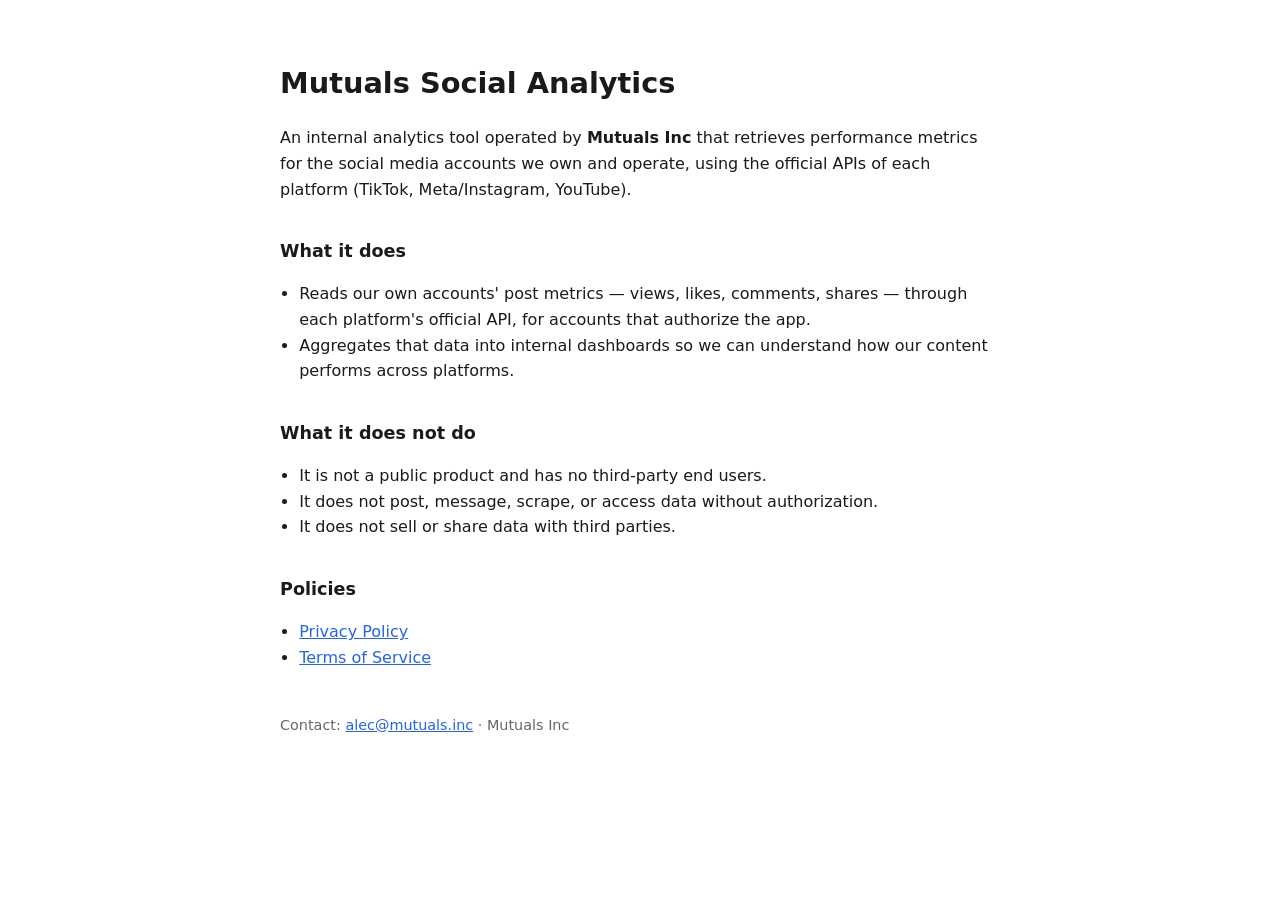
<file: index.html>
<!DOCTYPE html>
<html lang="en">
<head>
  <meta charset="utf-8" />
  <meta name="viewport" content="width=device-width, initial-scale=1" />
  <title>Mutuals Social Analytics</title>
  <style>
    body { font-family: -apple-system, system-ui, sans-serif; max-width: 720px; margin: 60px auto; padding: 0 20px; line-height: 1.6; color: #1a1a1a; }
    h1 { font-size: 1.8rem; } h2 { font-size: 1.1rem; margin-top: 2em; }
    a { color: #2563eb; } ul { padding-left: 1.2em; }
    footer { margin-top: 3em; color: #666; font-size: 0.9rem; }
  </style>
</head>
<body>
  <h1>Mutuals Social Analytics</h1>
  <p>An internal analytics tool operated by <strong>Mutuals Inc</strong> that retrieves
  performance metrics for the social media accounts we own and operate, using the
  official APIs of each platform (TikTok, Meta/Instagram, YouTube).</p>

  <h2>What it does</h2>
  <ul>
    <li>Reads our own accounts' post metrics — views, likes, comments, shares — through
        each platform's official API, for accounts that authorize the app.</li>
    <li>Aggregates that data into internal dashboards so we can understand how our
        content performs across platforms.</li>
  </ul>

  <h2>What it does not do</h2>
  <ul>
    <li>It is not a public product and has no third-party end users.</li>
    <li>It does not post, message, scrape, or access data without authorization.</li>
    <li>It does not sell or share data with third parties.</li>
  </ul>

  <h2>Policies</h2>
  <ul>
    <li><a href="./privacy-policy.html">Privacy Policy</a></li>
    <li><a href="./terms-of-service.html">Terms of Service</a></li>
  </ul>

  <footer>Contact: <a href="mailto:alec@mutuals.inc">alec@mutuals.inc</a> · Mutuals Inc</footer>
</body>
</html>
</file>
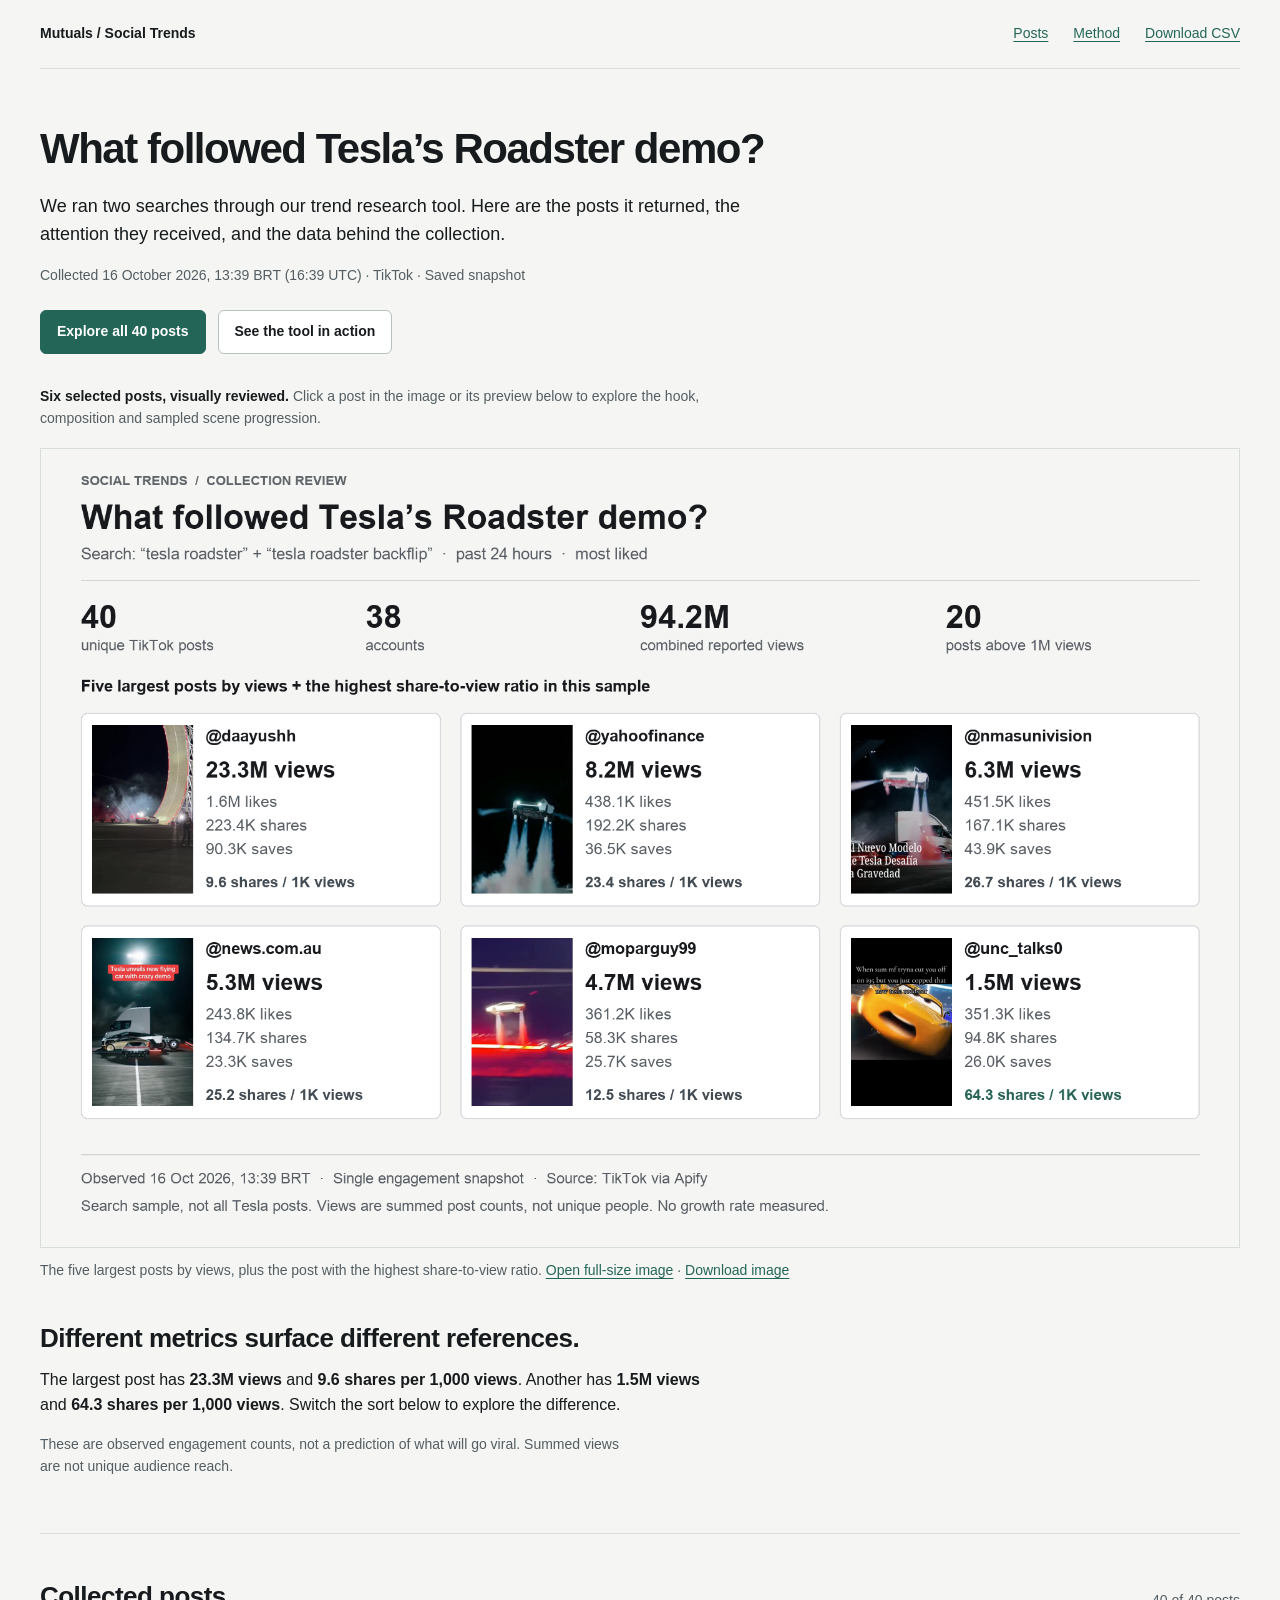
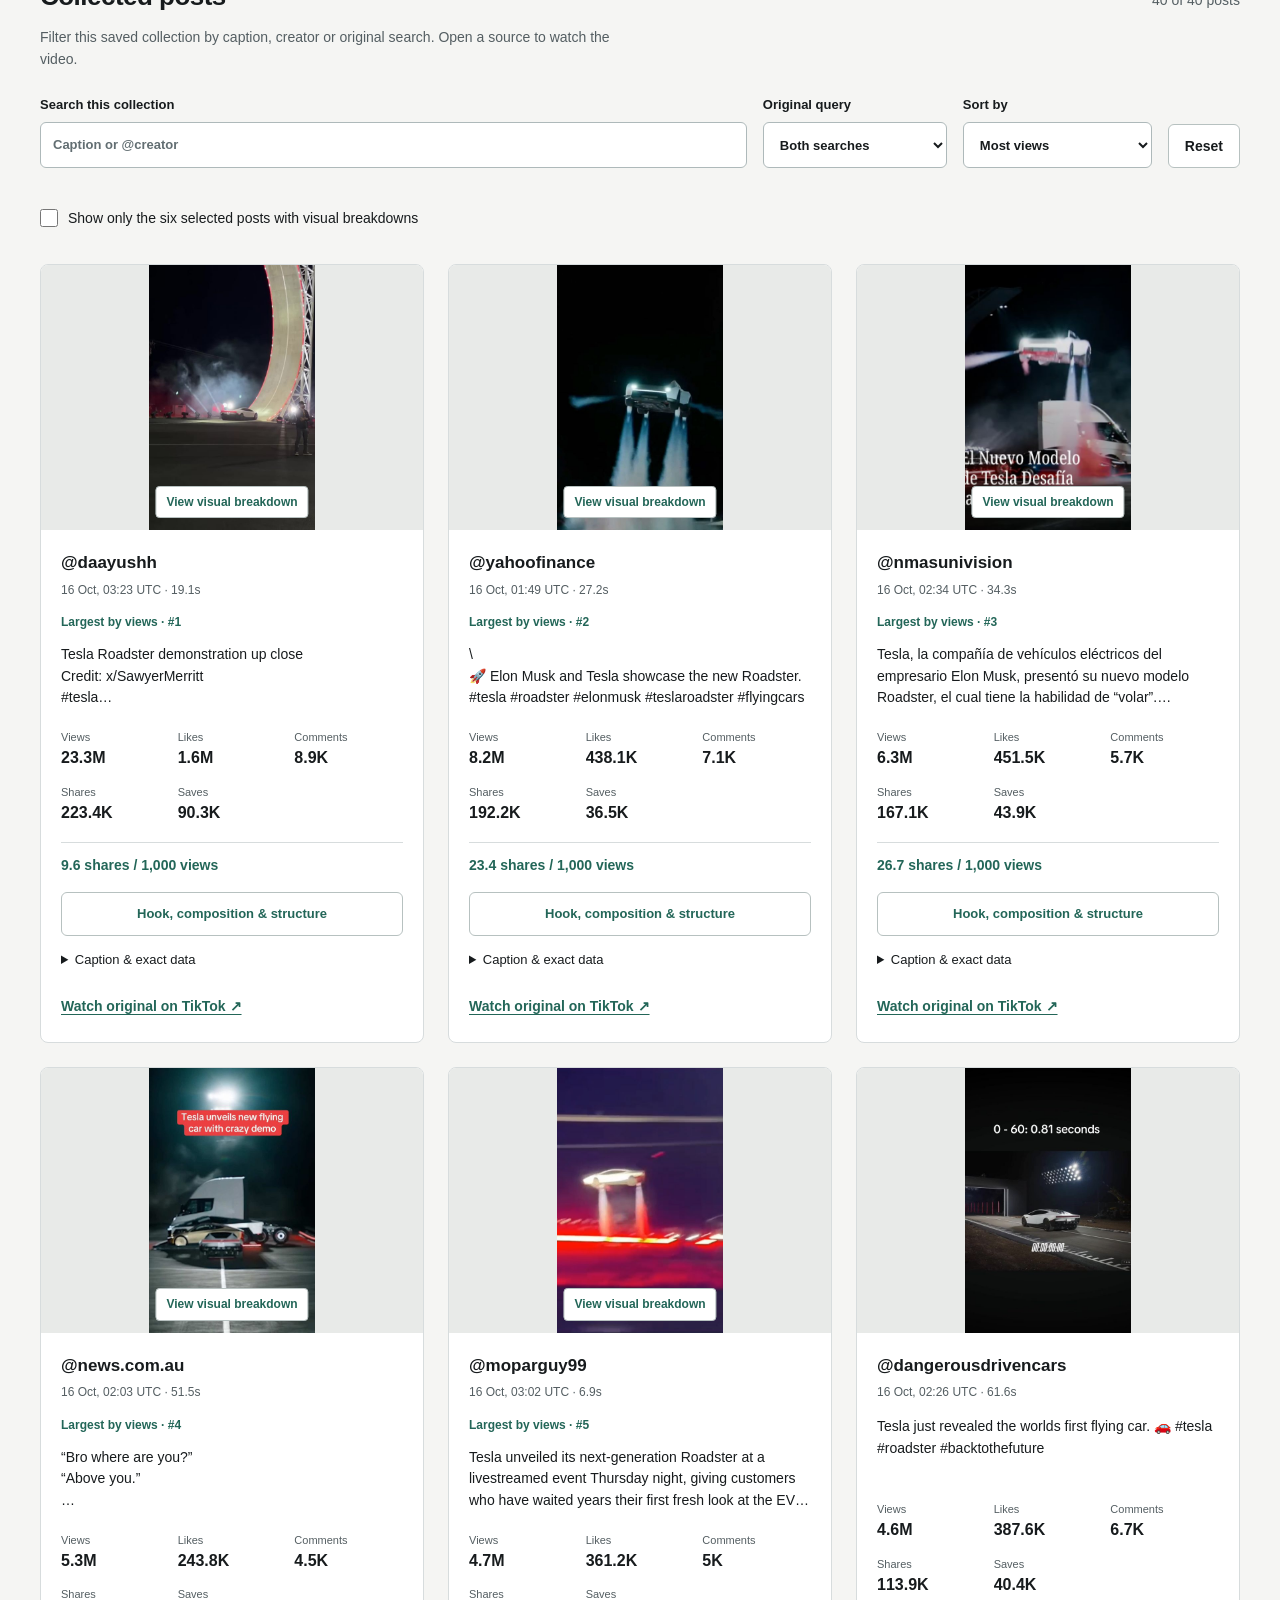
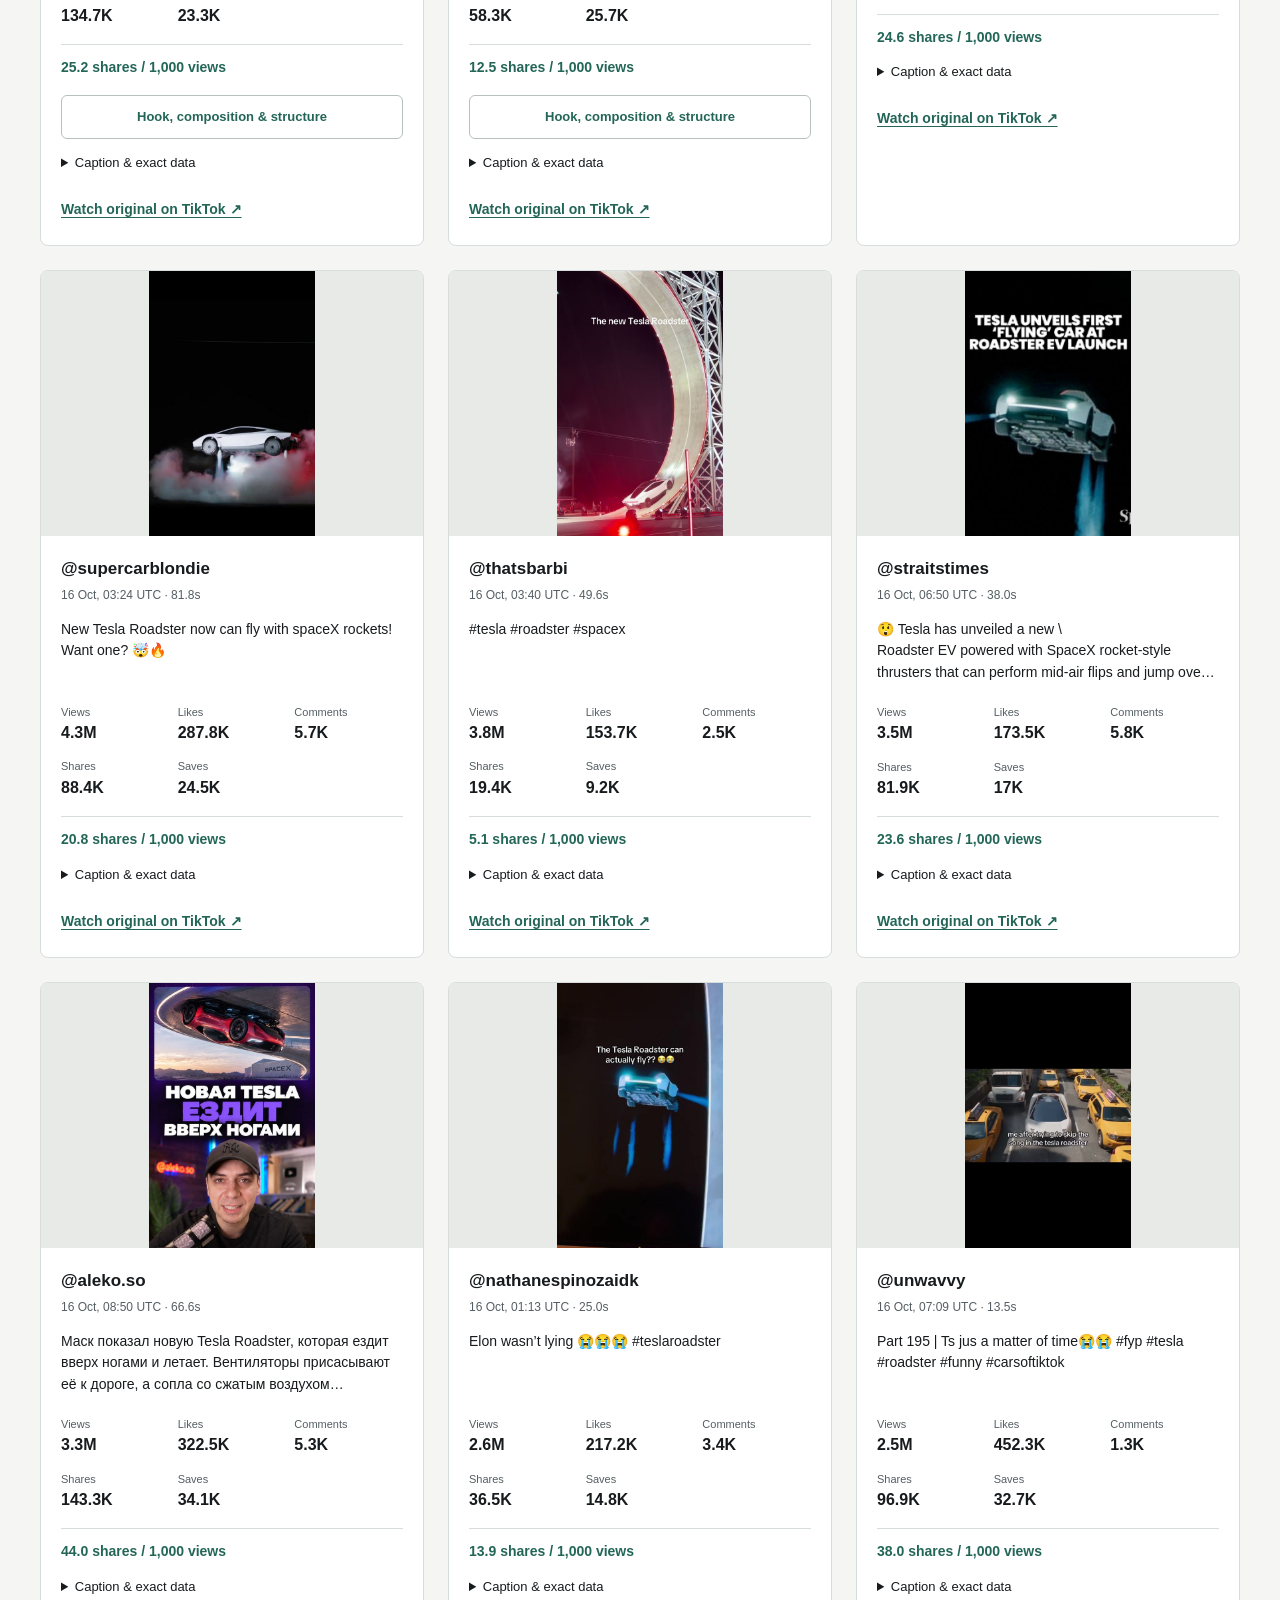
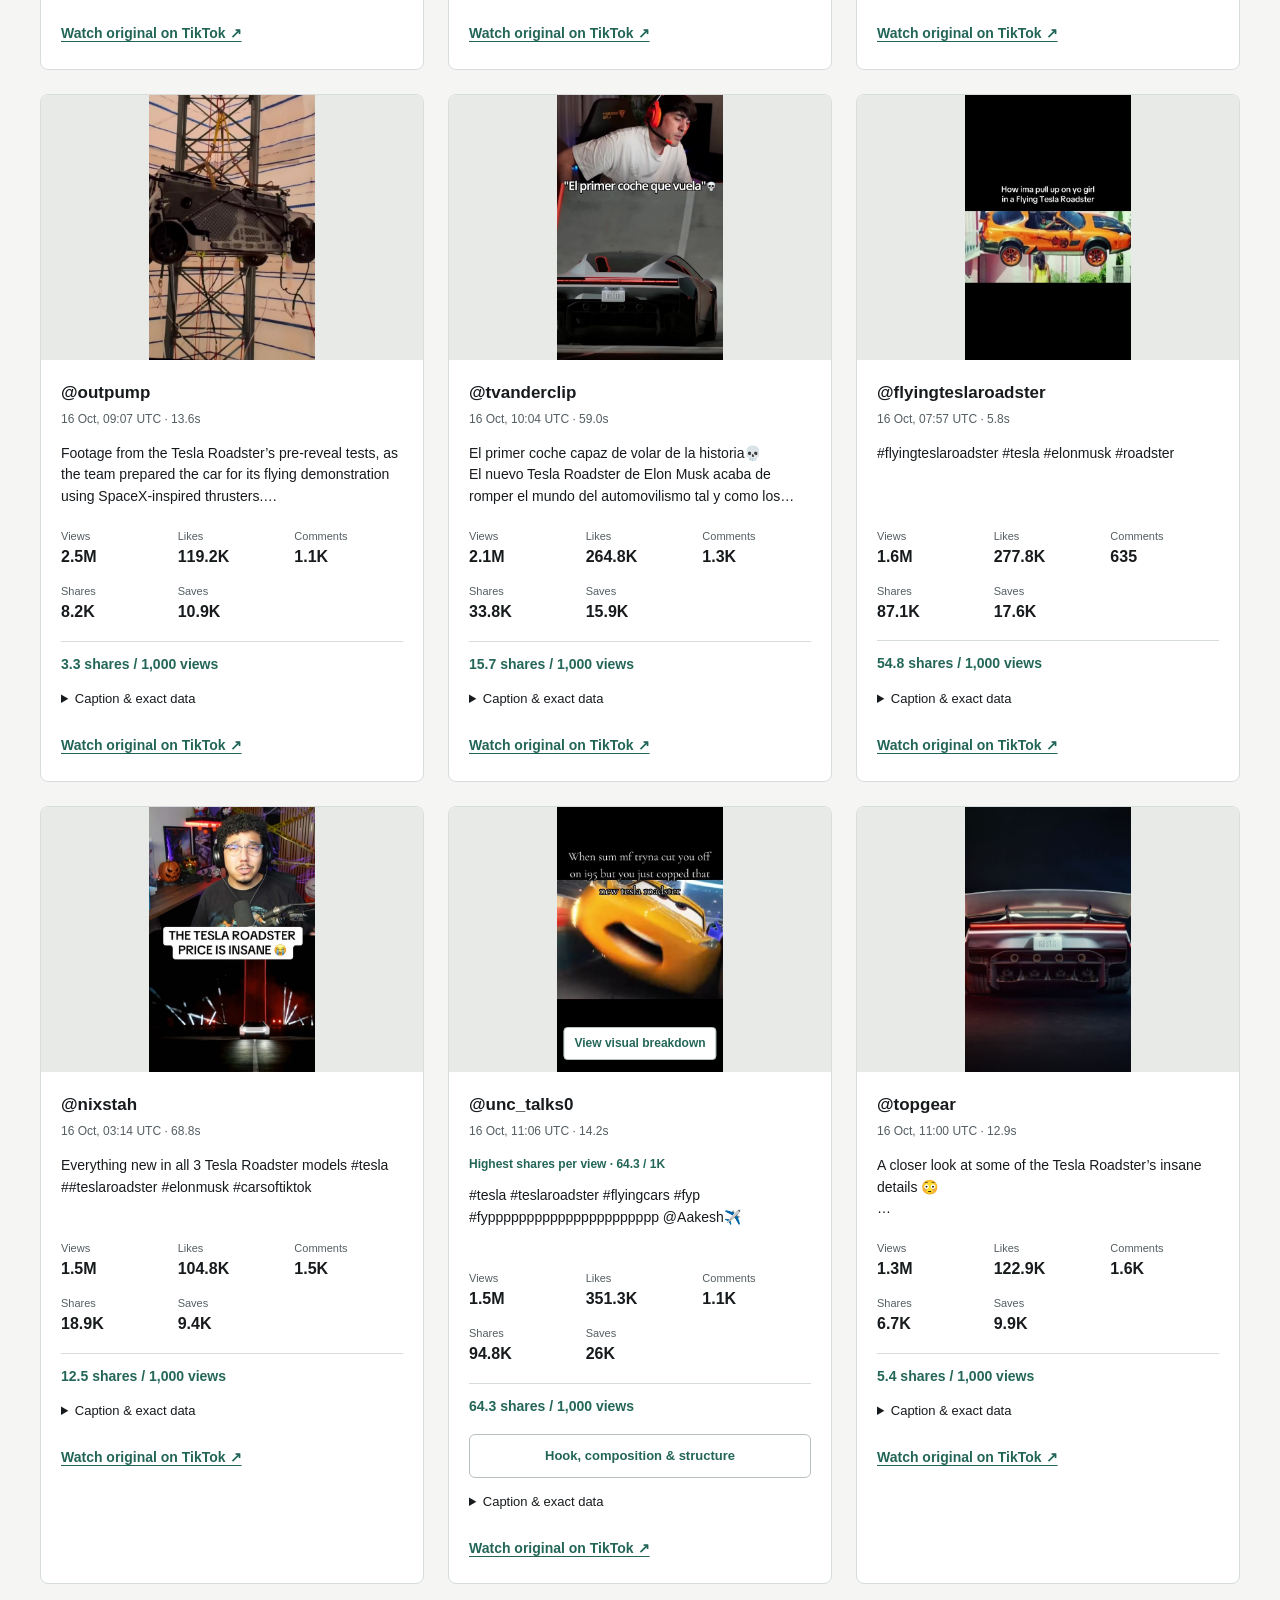
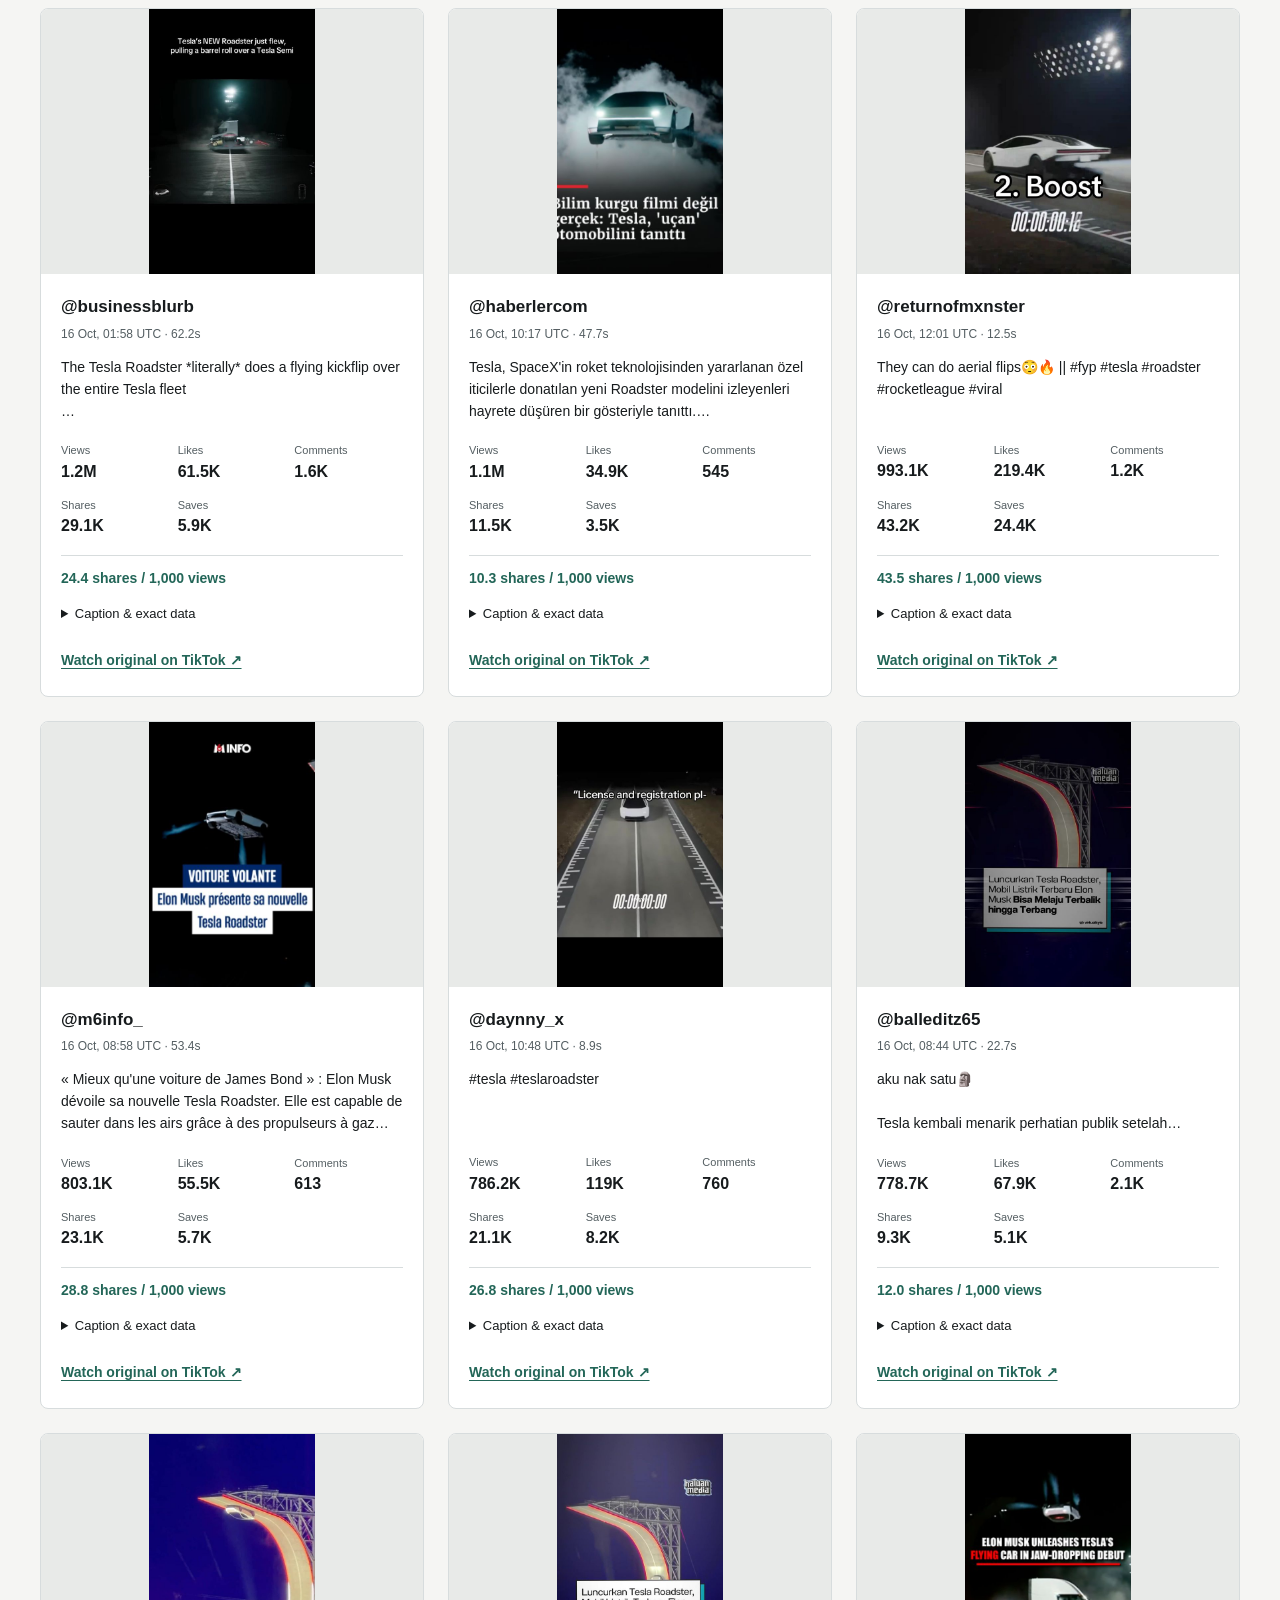
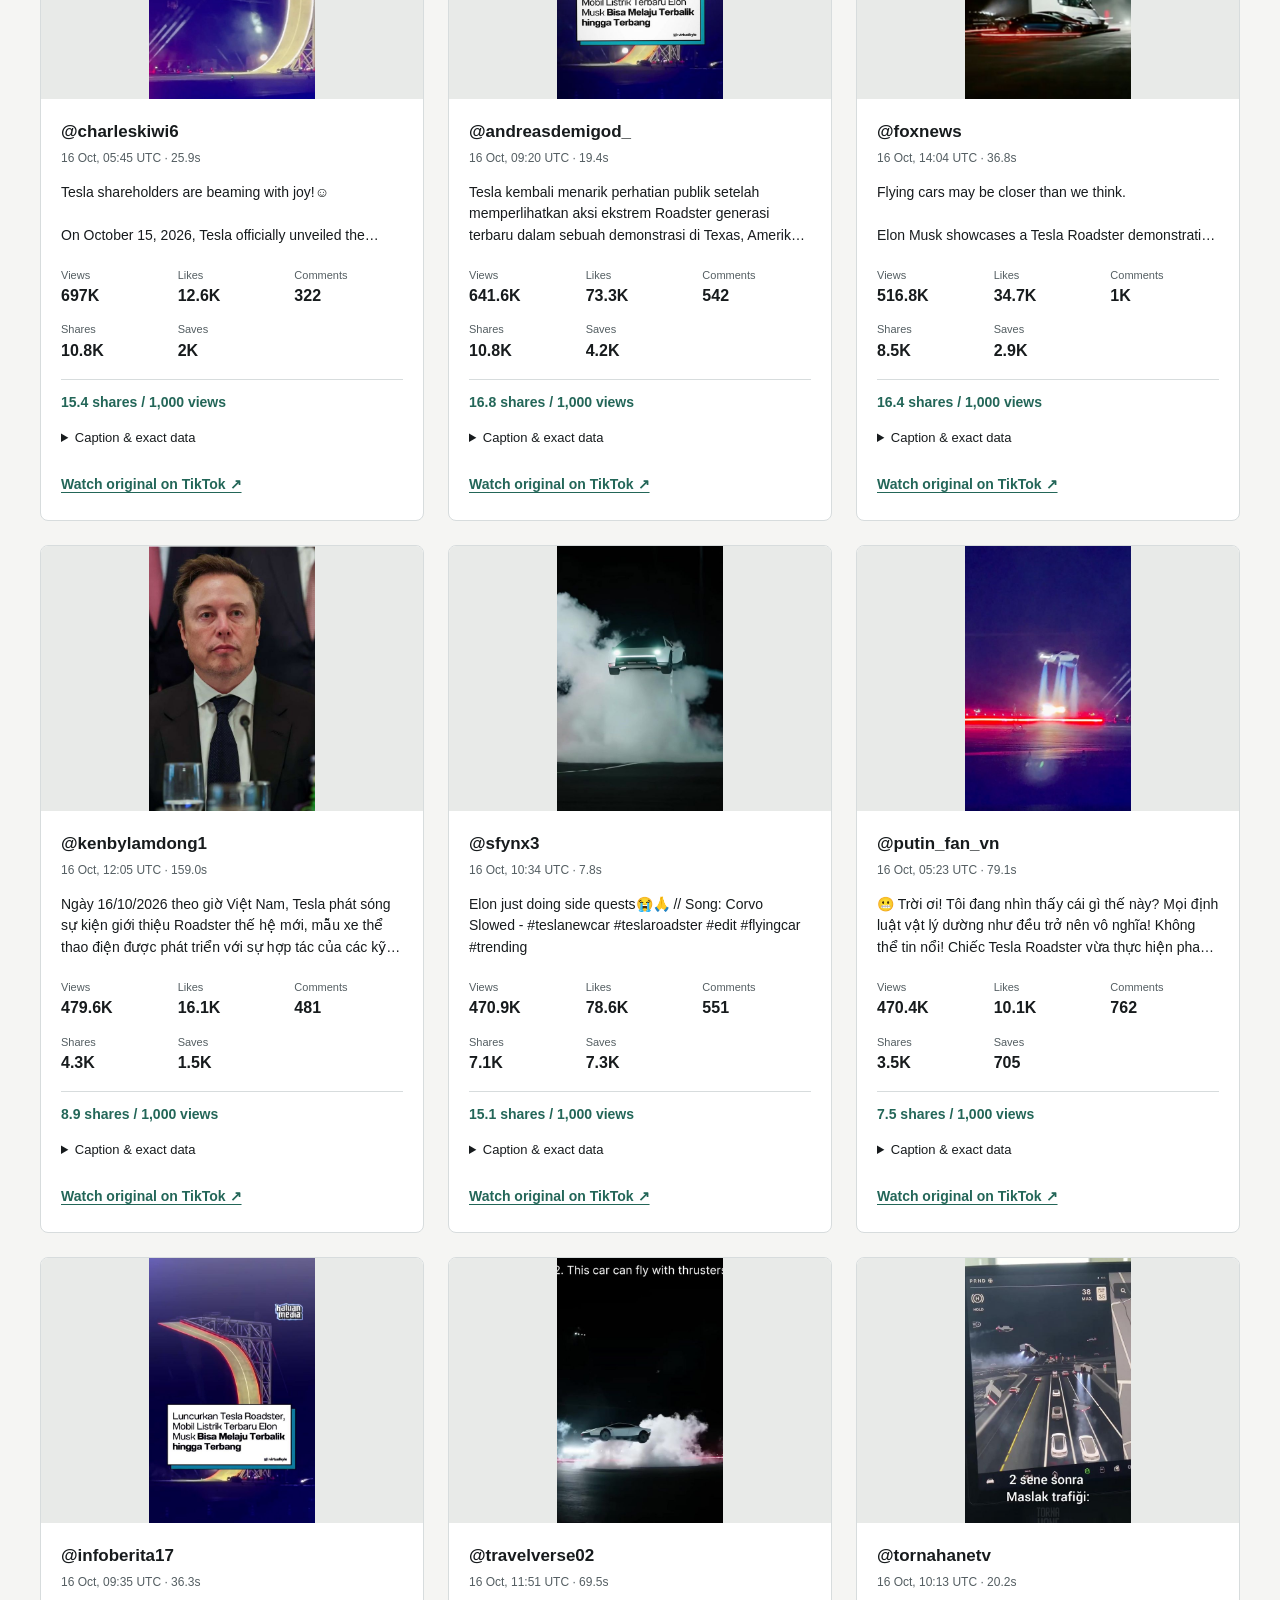
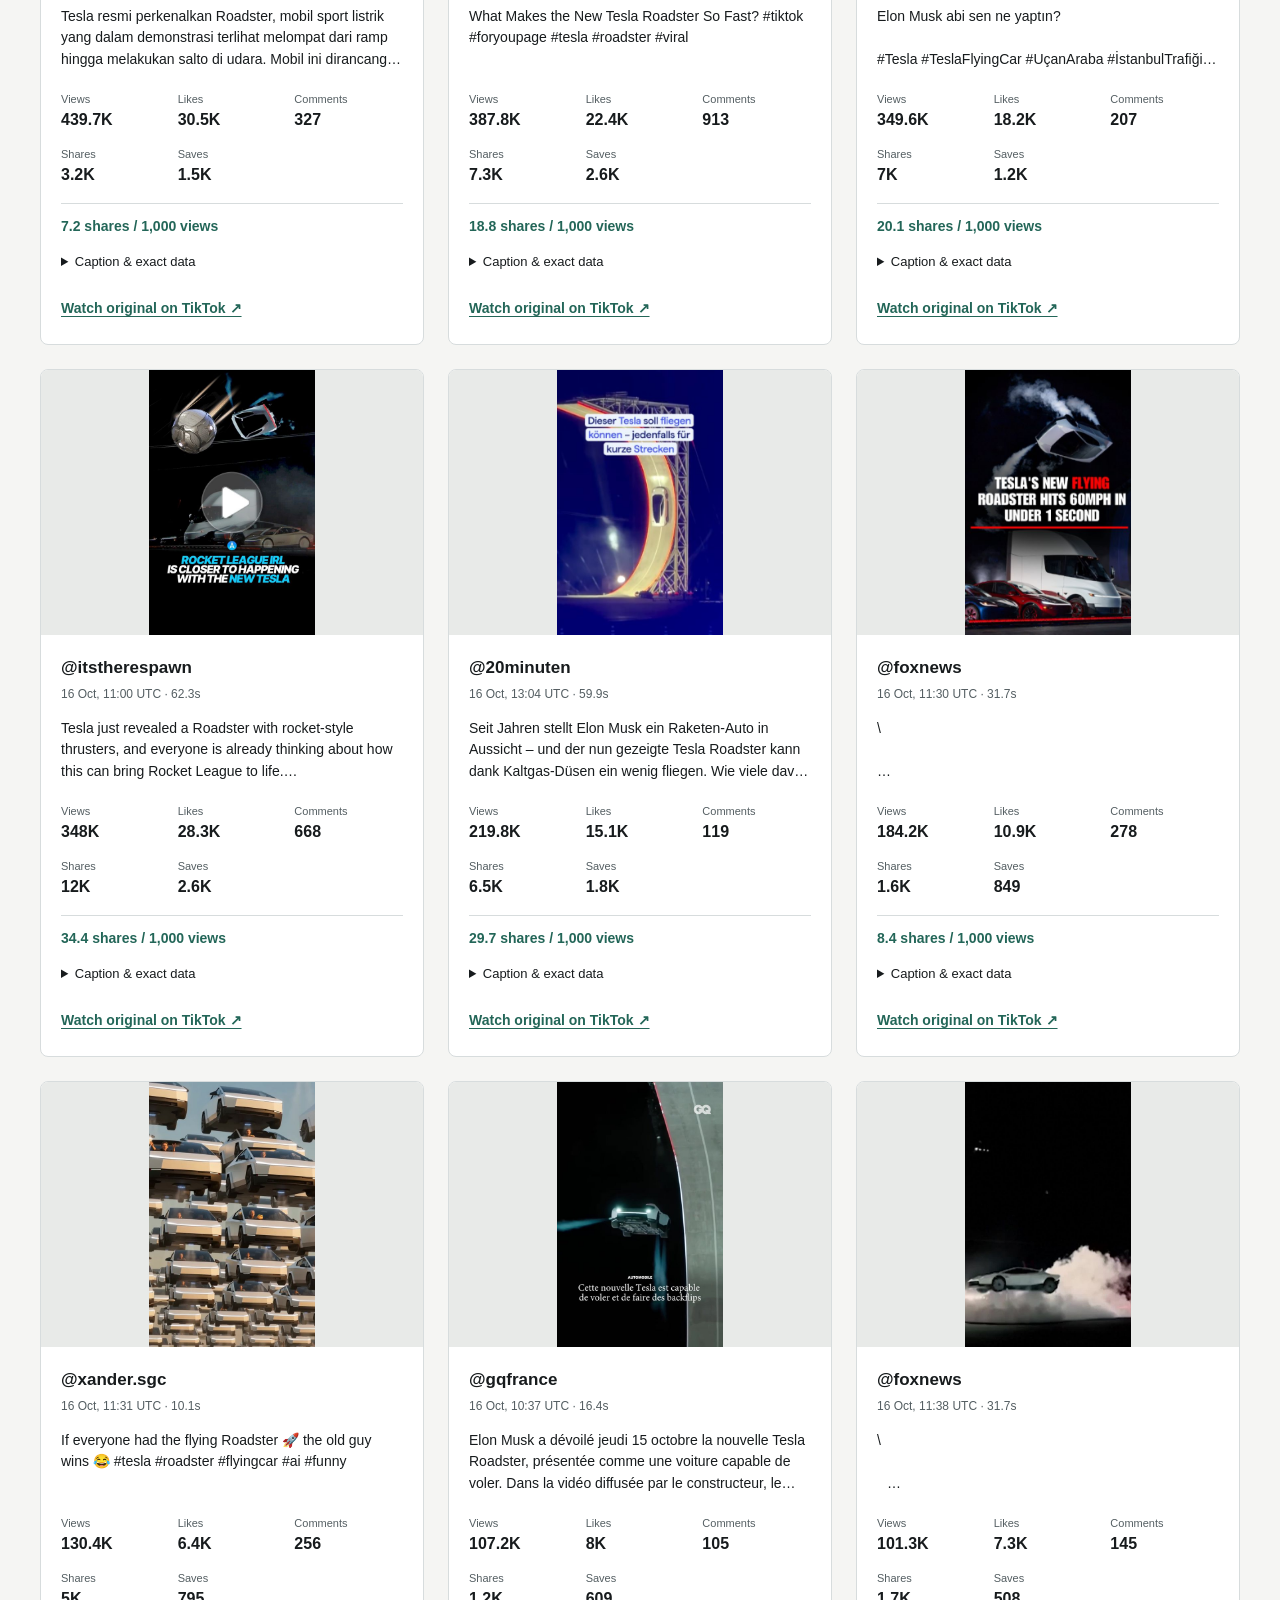
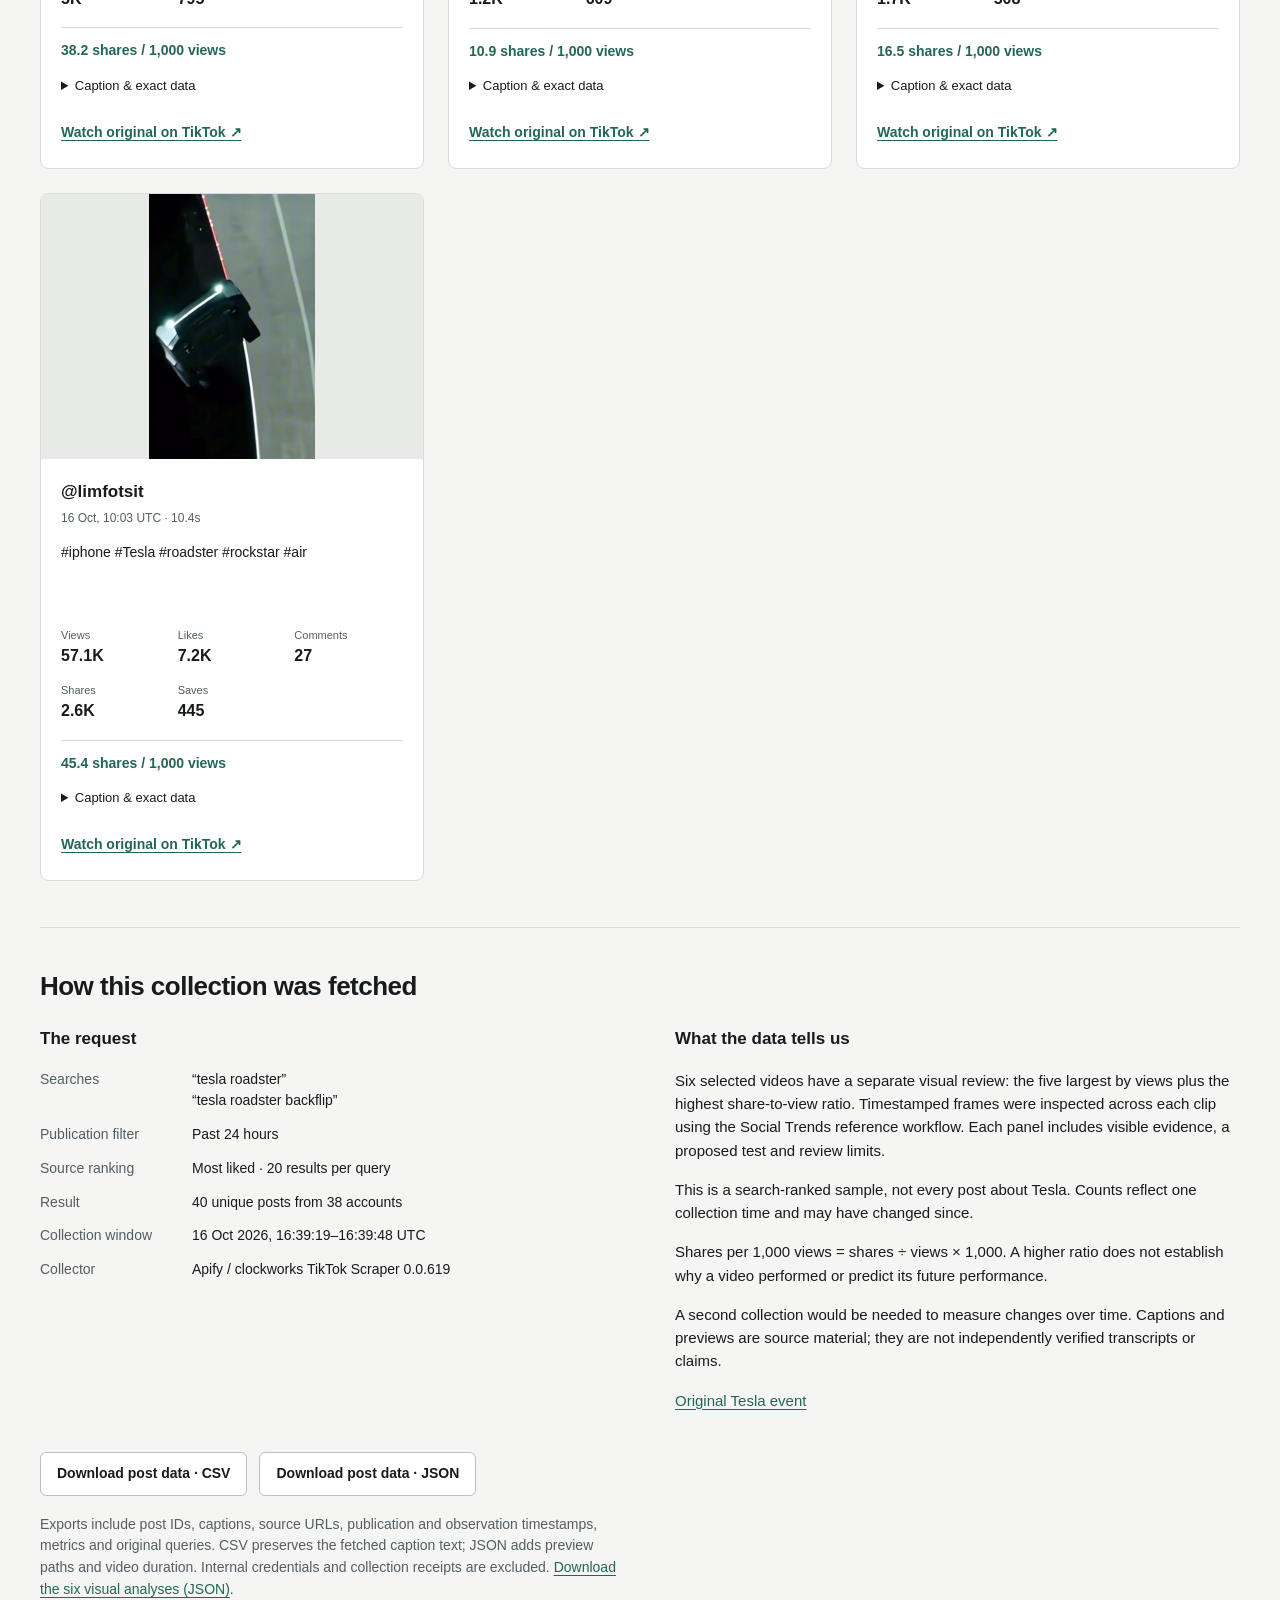
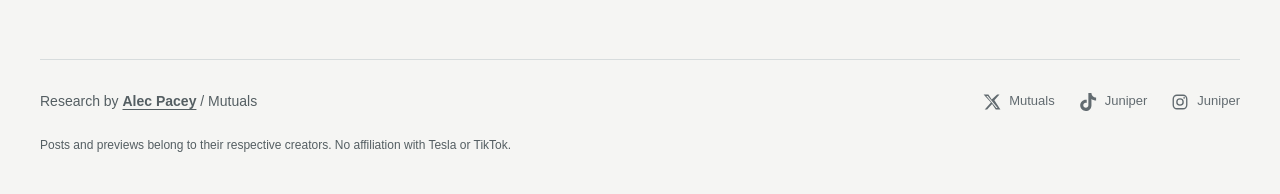
<file: tesla-roadster/index.html>
<!doctype html>
<html lang="en">
<head>
<meta charset="utf-8"><meta name="viewport" content="width=device-width,initial-scale=1">
<title>Tesla Roadster trend research — 40 real posts | Mutuals</title>
<meta name="description" content="Explore 40 TikTok posts collected after Tesla’s Roadster demo: previews, source links, engagement metrics and downloadable data. Observed October 16, 2026.">
<meta property="og:title" content="What followed Tesla’s Roadster demo?">
<meta property="og:description" content="40 TikToks. 38 accounts. Explore the actual posts, compare metrics and download the collection.">
<meta property="og:type" content="website"><meta property="og:url" content="https://alec-mutuals.github.io/mutuals-social-analytics/tesla-roadster/">
<meta property="og:image" content="https://alec-mutuals.github.io/mutuals-social-analytics/tesla-roadster/assets/tesla-research.png">
<meta name="twitter:card" content="summary_large_image"><meta name="theme-color" content="#f5f5f3">
<link rel="stylesheet" href="style.css"><script defer src="data.js"></script><script defer src="analyses.js"></script><script defer src="app.js"></script>
</head>
<body>
<a class="skip" href="#posts">Skip to collected posts</a>
<header class="top"><a href="../">Mutuals / Social Trends</a><nav aria-label="Report"><a href="#posts">Posts</a><a href="#method">Method</a><a href="data/posts.csv" download>Download CSV</a></nav></header>
<main>
<section class="intro" aria-labelledby="title"><h1 id="title">What followed Tesla’s Roadster demo?</h1><p>We ran two searches through our trend research tool. Here are the posts it returned, the attention they received, and the data behind the collection.</p><p class="muted">Collected 16 October 2026, 13:39 BRT (16:39 UTC) · TikTok · Saved snapshot</p><div class="actions"><a class="button primary" href="#posts">Explore all 40 posts</a><a class="button" href="https://x.com/alecpacey/status/2110845671431696705" target="_blank" rel="noopener noreferrer">See the tool in action</a></div></section>
<p class="review-hint"><strong>Six selected posts, visually reviewed.</strong> Click a post in the image or its preview below to explore the hook, composition and sampled scene progression.</p><figure class="overview"><div class="overview-map"><img src="assets/tesla-research.png" width="1920" height="1280" alt="Collection review: 40 posts, 38 accounts, 94.2 million combined reported views, and 20 posts above one million views. Six selected posts compare views, likes, shares and saves."><div id="overview-targets"></div></div><figcaption>The five largest posts by views, plus the post with the highest share-to-view ratio. <a href="assets/tesla-research.png" target="_blank" rel="noopener">Open full-size image</a> · <a href="assets/tesla-research.png" download>Download image</a></figcaption></figure>
<section class="finding"><h2>Different metrics surface different references.</h2><p>The largest post has <strong>23.3M views</strong> and <strong>9.6 shares per 1,000 views</strong>. Another has <strong>1.5M views</strong> and <strong>64.3 shares per 1,000 views</strong>. Switch the sort below to explore the difference.</p><p class="muted">These are observed engagement counts, not a prediction of what will go viral. Summed views are not unique audience reach.</p></section>
<section id="posts" aria-labelledby="posts-heading"><div class="section-title"><h2 id="posts-heading">Collected posts</h2><span id="count" role="status" aria-live="polite">40 posts</span></div><p class="muted">Filter this saved collection by caption, creator or original search. Open a source to watch the video.</p>
<form class="filters" role="search" onsubmit="return false"><label class="search">Search this collection<input id="search" type="search" placeholder="Caption or @creator" autocomplete="off"></label><label>Original query<select id="query"><option value="">Both searches</option><option>tesla roadster</option><option>tesla roadster backflip</option></select></label><label>Sort by<select id="sort"><option value="views">Most views</option><option value="shares_per_1000_views">Shares per 1,000 views</option><option value="likes">Most likes</option><option value="shares">Most shares</option><option value="saves">Most saves</option><option value="published_at">Newest published</option></select></label><button id="reset" type="button">Reset</button></form>
<label class="selected-filter"><input type="checkbox" id="selected-only"> Show only the six selected posts with visual breakdowns</label><div id="grid" class="grid"></div><p id="empty" hidden>No posts match these filters. Try a different creator or reset the filters.</p><noscript><p>JavaScript is needed to filter the posts. You can still <a href="data/posts.csv">download all 40 posts as CSV</a> or <a href="data/posts.json">read the JSON data</a>.</p></noscript></section>
<section id="method" class="method" aria-labelledby="method-heading"><h2 id="method-heading">How this collection was fetched</h2><div class="method-grid"><div><h3>The request</h3><dl><dt>Searches</dt><dd>“tesla roadster”<br>“tesla roadster backflip”</dd><dt>Publication filter</dt><dd>Past 24 hours</dd><dt>Source ranking</dt><dd>Most liked · 20 results per query</dd><dt>Result</dt><dd>40 unique posts from 38 accounts</dd><dt>Collection window</dt><dd>16 Oct 2026, 16:39:19–16:39:48 UTC</dd><dt>Collector</dt><dd>Apify / clockworks TikTok Scraper 0.0.619</dd></dl></div><div><h3>What the data tells us</h3><p>Six selected videos have a separate visual review: the five largest by views plus the highest share-to-view ratio. Timestamped frames were inspected across each clip using the Social Trends reference workflow. Each panel includes visible evidence, a proposed test and review limits.</p><p>This is a search-ranked sample, not every post about Tesla. Counts reflect one collection time and may have changed since.</p><p>Shares per 1,000 views = shares ÷ views × 1,000. A higher ratio does not establish why a video performed or predict its future performance.</p><p>A second collection would be needed to measure changes over time. Captions and previews are source material; they are not independently verified transcripts or claims.</p><p><a href="https://x.com/Tesla/status/2110788059008819215" target="_blank" rel="noopener noreferrer">Original Tesla event</a></p></div></div><div class="downloads"><a class="button" href="data/posts.csv" download>Download post data · CSV</a><a class="button" href="data/posts.json" download>Download post data · JSON</a></div><p class="muted">Exports include post IDs, captions, source URLs, publication and observation timestamps, metrics and original queries. CSV preserves the fetched caption text; JSON adds preview paths and video duration. Internal credentials and collection receipts are excluded. <a href="data/analyses.json" download>Download the six visual analyses (JSON)</a>.</p></section>
</main><dialog id="analysis-dialog" aria-labelledby="analysis-title"><div class="dialog-top"><span id="analysis-selection"></span><button id="close-analysis" type="button" aria-label="Close visual analysis">Close <span aria-hidden="true">×</span></button></div><div id="analysis-content"></div></dialog><footer class="report-footer"><div class="footer-main"><p class="footer-credit">Research by <a href="https://x.com/alecpacey" target="_blank" rel="noopener noreferrer">Alec Pacey</a> <span>/ Mutuals</span></p><nav class="social-links" aria-label="Follow Mutuals and Juniper"><a href="https://x.com/mutuals_inc" target="_blank" rel="noopener noreferrer" aria-label="Mutuals on X"><svg viewBox="0 0 24 24" aria-hidden="true" focusable="false"><path fill="currentColor" d="M18.9 2H22l-6.8 7.8L23.2 22H17l-4.9-7.5L5.5 22H2.3l8.3-9.5L.8 2h6.4l4.4 6.8L18.9 2Zm-1.1 18h1.7L6.3 3.9H4.5L17.8 20Z"/></svg><span>Mutuals</span></a><a href="https://www.tiktok.com/@juniper.pi" target="_blank" rel="noopener noreferrer" aria-label="Juniper on TikTok"><svg viewBox="0 0 24 24" aria-hidden="true" focusable="false"><path fill="currentColor" d="M16.6 0h-4.1v16.4c0 1.9-1.5 3.4-3.4 3.4s-3.4-1.5-3.4-3.4S7.2 13 9.1 13c.4 0 .8.1 1.2.2V9c-.4-.1-.8-.1-1.2-.1-4.2 0-7.5 3.4-7.5 7.5S5 24 9.1 24s7.5-3.4 7.5-7.5V8.1c1.8 1.3 4 2 6.2 2V6c-3.4 0-6.2-2.7-6.2-6Z"/></svg><span>Juniper</span></a><a href="https://www.instagram.com/juniper.pi/" target="_blank" rel="noopener noreferrer" aria-label="Juniper on Instagram"><svg viewBox="0 0 24 24" aria-hidden="true" focusable="false"><rect x="3" y="3" width="18" height="18" rx="5" fill="none" stroke="currentColor" stroke-width="1.8"/><circle cx="12" cy="12" r="4.2" fill="none" stroke="currentColor" stroke-width="1.8"/><circle cx="17.5" cy="6.5" r="1.1" fill="currentColor"/></svg><span>Juniper</span></a></nav></div><p class="footer-note">Posts and previews belong to their respective creators. No affiliation with Tesla or TikTok.</p></footer>
</body></html>
</file>
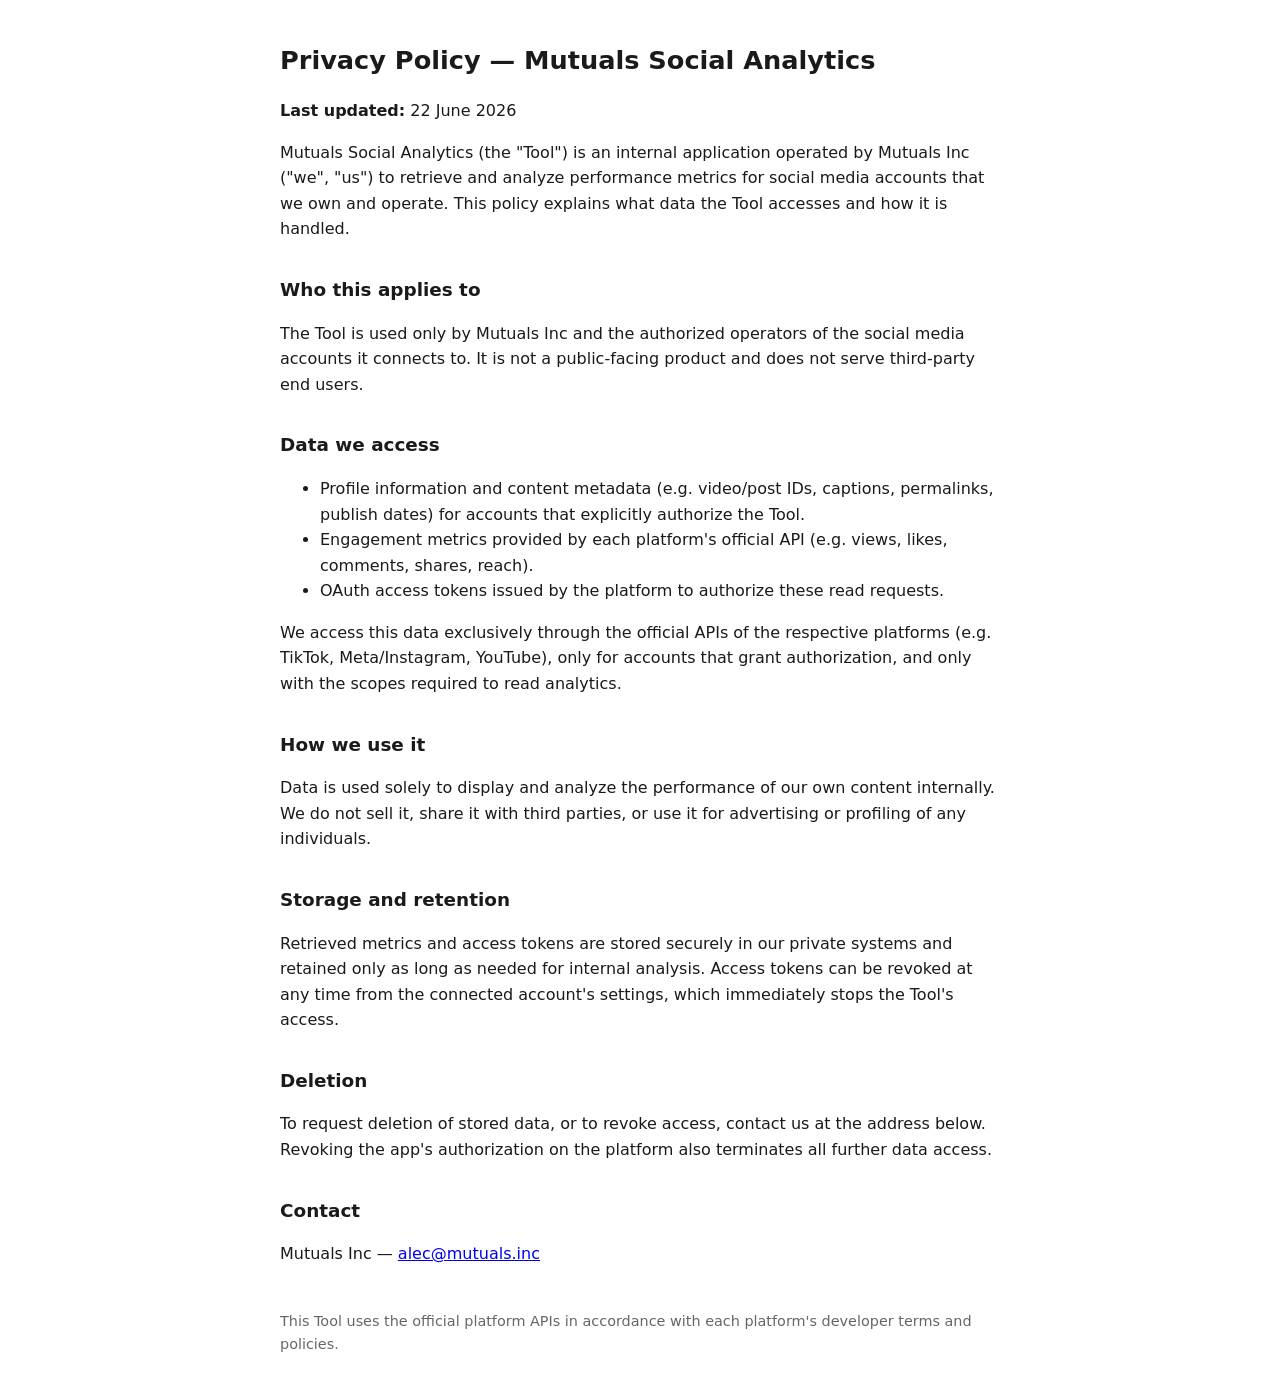
<file: privacy-policy.html>
<!DOCTYPE html>
<html lang="en">
<head>
  <meta charset="utf-8" />
  <meta name="viewport" content="width=device-width, initial-scale=1" />
  <title>Privacy Policy — Mutuals Social Analytics</title>
  <style>
    body { font-family: -apple-system, system-ui, sans-serif; max-width: 720px; margin: 40px auto; padding: 0 20px; line-height: 1.6; color: #1a1a1a; }
    h1 { font-size: 1.6rem; } h2 { font-size: 1.15rem; margin-top: 1.8em; }
    code { background: #f2f2f2; padding: 1px 5px; border-radius: 4px; }
    footer { margin-top: 3em; color: #666; font-size: 0.9rem; }
  </style>
</head>
<body>
  <h1>Privacy Policy — Mutuals Social Analytics</h1>
  <p><strong>Last updated:</strong> 22 June 2026</p>

  <p>Mutuals Social Analytics (the "Tool") is an internal application operated by
  Mutuals Inc ("we", "us") to retrieve and analyze performance metrics for social
  media accounts that we own and operate. This policy explains what data the Tool
  accesses and how it is handled.</p>

  <h2>Who this applies to</h2>
  <p>The Tool is used only by Mutuals Inc and the authorized operators of the social
  media accounts it connects to. It is not a public-facing product and does not serve
  third-party end users.</p>

  <h2>Data we access</h2>
  <ul>
    <li>Profile information and content metadata (e.g. video/post IDs, captions,
        permalinks, publish dates) for accounts that explicitly authorize the Tool.</li>
    <li>Engagement metrics provided by each platform's official API (e.g. views,
        likes, comments, shares, reach).</li>
    <li>OAuth access tokens issued by the platform to authorize these read requests.</li>
  </ul>
  <p>We access this data exclusively through the official APIs of the respective
  platforms (e.g. TikTok, Meta/Instagram, YouTube), only for accounts that grant
  authorization, and only with the scopes required to read analytics.</p>

  <h2>How we use it</h2>
  <p>Data is used solely to display and analyze the performance of our own content
  internally. We do not sell it, share it with third parties, or use it for
  advertising or profiling of any individuals.</p>

  <h2>Storage and retention</h2>
  <p>Retrieved metrics and access tokens are stored securely in our private systems
  and retained only as long as needed for internal analysis. Access tokens can be
  revoked at any time from the connected account's settings, which immediately stops
  the Tool's access.</p>

  <h2>Deletion</h2>
  <p>To request deletion of stored data, or to revoke access, contact us at the
  address below. Revoking the app's authorization on the platform also terminates
  all further data access.</p>

  <h2>Contact</h2>
  <p>Mutuals Inc — <a href="mailto:alec@mutuals.inc">alec@mutuals.inc</a></p>

  <footer>This Tool uses the official platform APIs in accordance with each
  platform's developer terms and policies.</footer>
</body>
</html>
</file>
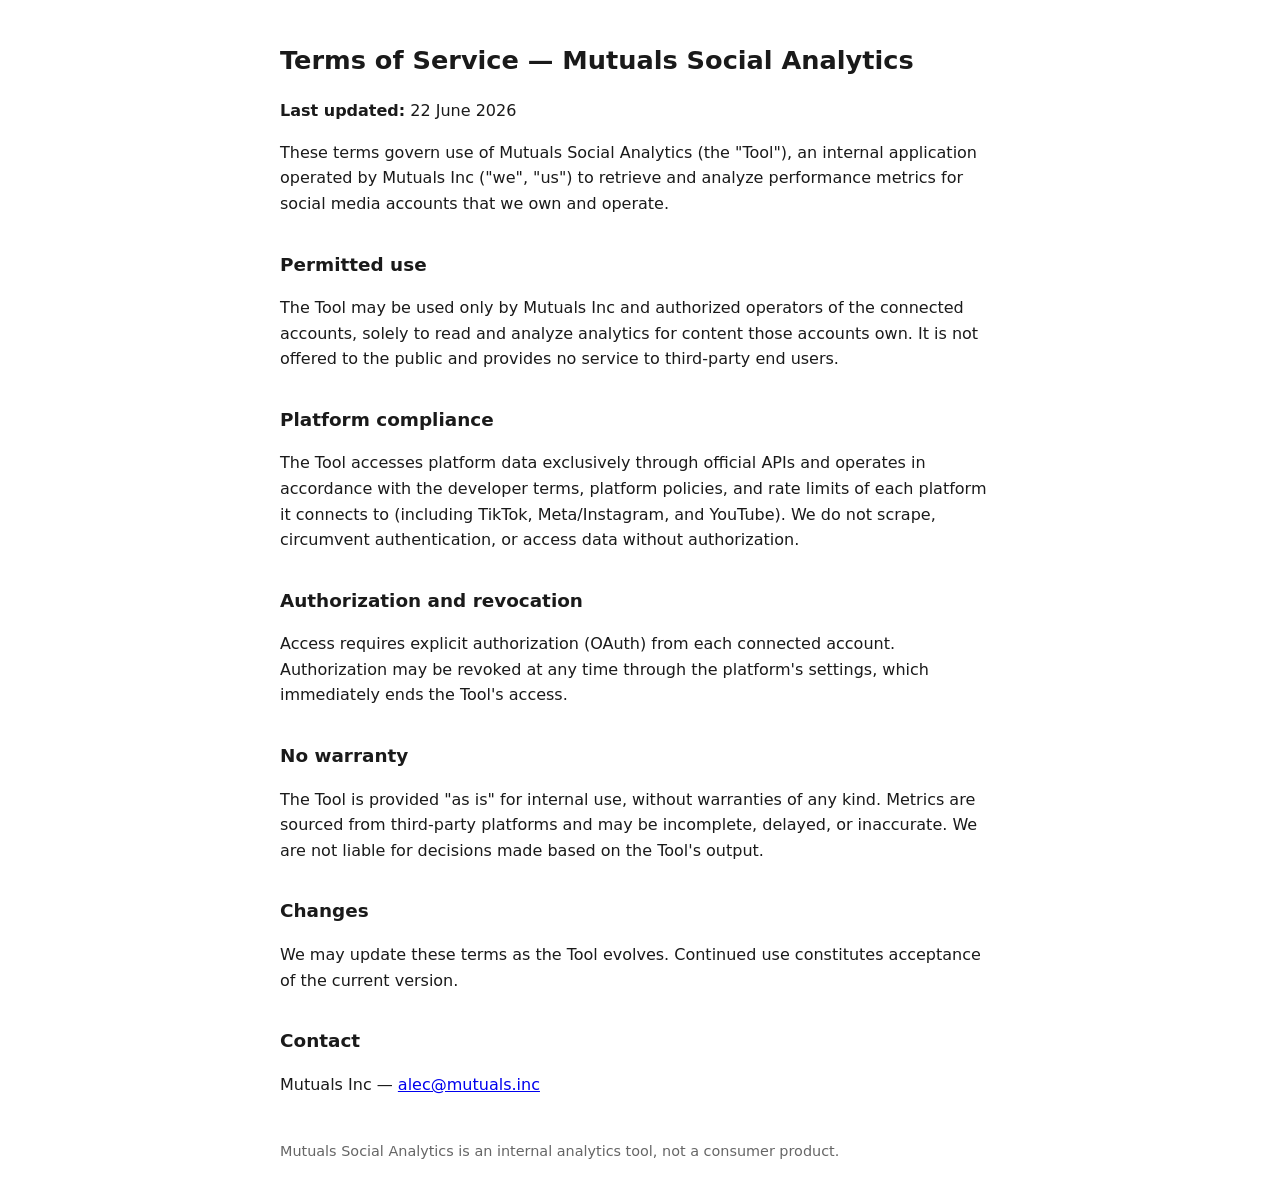
<file: terms-of-service.html>
<!DOCTYPE html>
<html lang="en">
<head>
  <meta charset="utf-8" />
  <meta name="viewport" content="width=device-width, initial-scale=1" />
  <title>Terms of Service — Mutuals Social Analytics</title>
  <style>
    body { font-family: -apple-system, system-ui, sans-serif; max-width: 720px; margin: 40px auto; padding: 0 20px; line-height: 1.6; color: #1a1a1a; }
    h1 { font-size: 1.6rem; } h2 { font-size: 1.15rem; margin-top: 1.8em; }
    footer { margin-top: 3em; color: #666; font-size: 0.9rem; }
  </style>
</head>
<body>
  <h1>Terms of Service — Mutuals Social Analytics</h1>
  <p><strong>Last updated:</strong> 22 June 2026</p>

  <p>These terms govern use of Mutuals Social Analytics (the "Tool"), an internal
  application operated by Mutuals Inc ("we", "us") to retrieve and analyze performance
  metrics for social media accounts that we own and operate.</p>

  <h2>Permitted use</h2>
  <p>The Tool may be used only by Mutuals Inc and authorized operators of the connected
  accounts, solely to read and analyze analytics for content those accounts own. It is
  not offered to the public and provides no service to third-party end users.</p>

  <h2>Platform compliance</h2>
  <p>The Tool accesses platform data exclusively through official APIs and operates in
  accordance with the developer terms, platform policies, and rate limits of each
  platform it connects to (including TikTok, Meta/Instagram, and YouTube). We do not
  scrape, circumvent authentication, or access data without authorization.</p>

  <h2>Authorization and revocation</h2>
  <p>Access requires explicit authorization (OAuth) from each connected account.
  Authorization may be revoked at any time through the platform's settings, which
  immediately ends the Tool's access.</p>

  <h2>No warranty</h2>
  <p>The Tool is provided "as is" for internal use, without warranties of any kind.
  Metrics are sourced from third-party platforms and may be incomplete, delayed, or
  inaccurate. We are not liable for decisions made based on the Tool's output.</p>

  <h2>Changes</h2>
  <p>We may update these terms as the Tool evolves. Continued use constitutes acceptance
  of the current version.</p>

  <h2>Contact</h2>
  <p>Mutuals Inc — <a href="mailto:alec@mutuals.inc">alec@mutuals.inc</a></p>

  <footer>Mutuals Social Analytics is an internal analytics tool, not a consumer product.</footer>
</body>
</html>
</file>
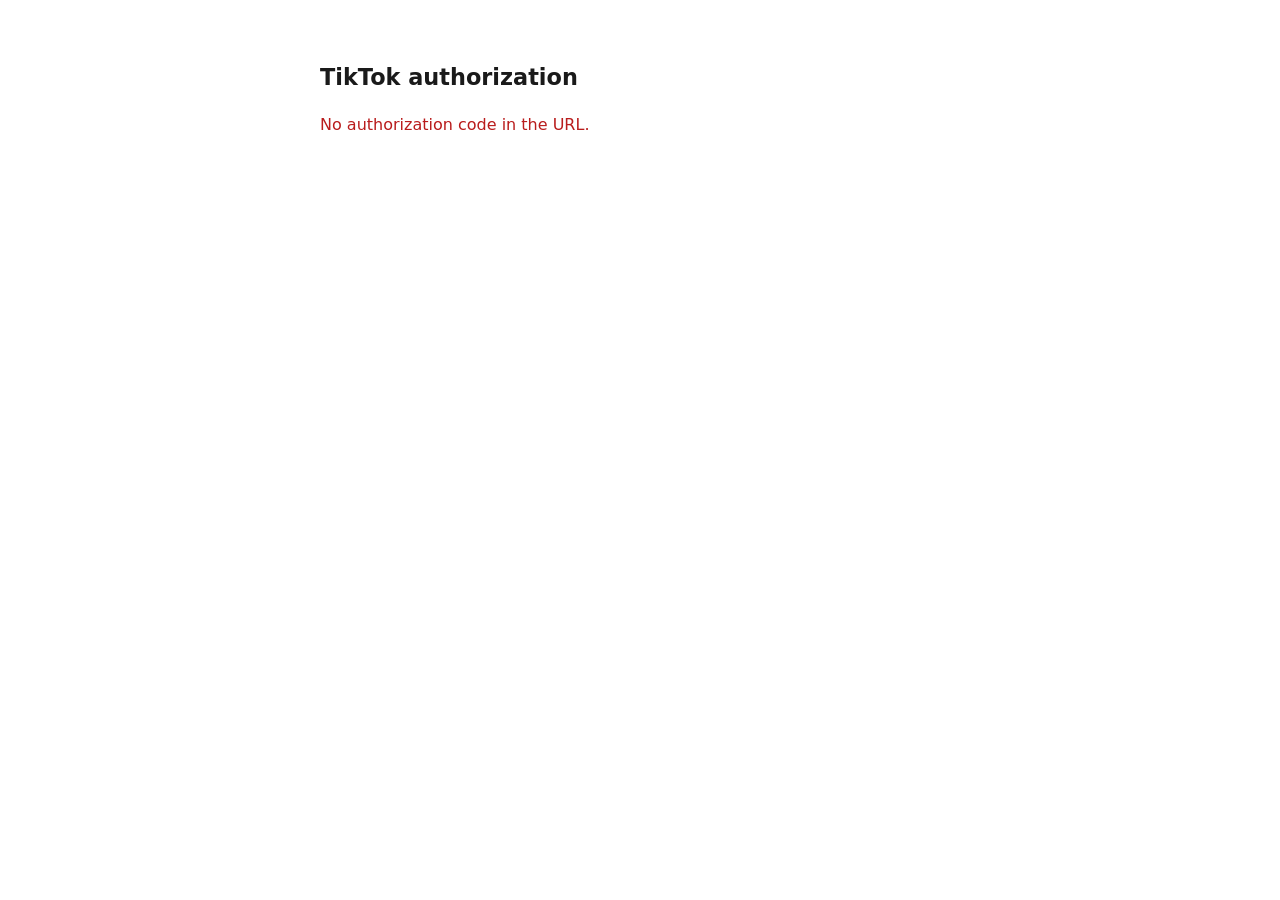
<file: tiktok-callback.html>
<!DOCTYPE html>
<html lang="en">
<head>
  <meta charset="utf-8" />
  <meta name="viewport" content="width=device-width, initial-scale=1" />
  <title>TikTok OAuth callback — Mutuals Social Analytics</title>
  <style>
    body { font-family: -apple-system, system-ui, sans-serif; max-width: 640px; margin: 60px auto; padding: 0 20px; line-height: 1.6; color: #1a1a1a; }
    h1 { font-size: 1.4rem; }
    code, .code { font-family: ui-monospace, monospace; }
    .code { display: block; background: #f2f2f2; padding: 14px; border-radius: 8px; word-break: break-all; margin: 12px 0; font-size: 0.95rem; }
    button { font-size: 1rem; padding: 8px 16px; border-radius: 8px; border: 1px solid #ccc; background: #2563eb; color: #fff; cursor: pointer; }
    .muted { color: #666; font-size: 0.9rem; }
    .err { color: #b91c1c; }
  </style>
</head>
<body>
  <h1>TikTok authorization</h1>
  <div id="out"></div>
  <script>
    const p = new URLSearchParams(location.search);
    const code = p.get("code");
    const state = p.get("state");
    const error = p.get("error") || p.get("error_description");
    const out = document.getElementById("out");
    if (code) {
      out.innerHTML =
        '<p>Authorization successful. Copy this code and paste it into the terminal:</p>' +
        '<div class="code" id="code">' + code + '</div>' +
        '<button onclick="navigator.clipboard.writeText(document.getElementById(\'code\').textContent)">Copy code</button>' +
        (state ? '<p class="muted">state: <code>' + state + '</code></p>' : '') +
        '<p class="muted">You can close this tab after copying.</p>';
    } else {
      out.innerHTML = '<p class="err">No authorization code in the URL.' +
        (error ? ' Error: ' + error : '') + '</p>';
    }
  </script>
</body>
</html>
</file>
<file: tesla-roadster/style.css>
:root{color-scheme:light;--bg:#f5f5f3;--surface:#fff;--ink:#171b1d;--muted:#545e62;--line:#d7dcdd;--accent:#236658}*{box-sizing:border-box}html{scroll-behavior:smooth;scroll-padding-top:24px}body{margin:0;background:var(--bg);color:var(--ink);font:16px/1.55 -apple-system,BlinkMacSystemFont,"Segoe UI",sans-serif}::selection{background:#c8e4da;color:#12372c}a{color:var(--accent);text-underline-offset:3px}a:hover{text-decoration-thickness:2px}a:focus-visible,button:focus-visible,input:focus-visible,select:focus-visible,summary:focus-visible{outline:3px solid var(--accent);outline-offset:4px}button,input,select{font:inherit}button,a,input,select,summary{-webkit-tap-highlight-color:transparent}button,.button{cursor:pointer}main,.top,footer{width:min(1200px,calc(100% - 64px));margin:auto}.top{display:flex;justify-content:space-between;gap:20px;align-items:center;border-bottom:1px solid var(--line);padding:23px 0;font-size:14px}.top>a{font-weight:650;text-decoration:none;color:var(--ink)}nav{display:flex;gap:25px}.intro{padding:56px 0 32px}h1{font-size:42px;line-height:1.12;letter-spacing:-.035em;max-width:850px;margin:0 0 21px;text-wrap:balance}h2{font-size:26px;line-height:1.25;letter-spacing:-.02em;margin:0 0 14px}h3{font-size:17px;margin:0 0 16px}p{max-width:75ch;margin:0 0 16px}.intro>p:first-of-type{font-size:18px;max-width:740px}.muted,figcaption{color:var(--muted);font-size:14px}.actions,.downloads{display:flex;gap:12px;flex-wrap:wrap;margin-top:24px}.button,button{display:inline-flex;align-items:center;justify-content:center;padding:10px 16px;min-height:44px;border:1px solid #b7c1c0;border-radius:6px;background:white;color:var(--ink);text-decoration:none;font-size:14px;font-weight:600}.button:hover,button:hover{background:#ebf1ed}.primary{background:var(--accent);color:white;border-color:var(--accent)}.primary:hover{background:#164d41}.overview{margin:0}.overview img{display:block;width:100%;height:auto;border:1px solid var(--line)}figcaption{padding-top:12px}.finding{padding:40px 0;border-bottom:1px solid var(--line)}#posts{padding:46px 0}.section-title{display:flex;align-items:baseline;justify-content:space-between;gap:16px}.section-title>span{font-size:14px;color:var(--muted);white-space:nowrap}.filters{display:flex;gap:16px;align-items:end;margin:25px 0 28px;flex-wrap:wrap}.filters label{display:grid;gap:7px;font-size:13px;font-weight:600}.search{flex:1;min-width:220px}input,select{border:1px solid #aeb9ba;border-radius:6px;background:white;color:var(--ink);padding:10px 12px;min-height:46px;max-width:100%;caret-color:var(--accent)}input::placeholder{color:#626e72}select{min-width:180px}.grid{display:grid;grid-template-columns:repeat(3,minmax(0,1fr));gap:24px}.post{background:var(--surface);border:1px solid var(--line);border-radius:8px;overflow:hidden;min-width:0}.preview{height:265px;display:flex;background:#e8eae8;align-items:center;justify-content:center}.preview img{height:100%;width:100%;object-fit:contain}.post-body{padding:20px}.post h3{overflow-wrap:anywhere;margin:0 0 4px}.date{font-size:12px;color:var(--muted);margin-bottom:14px}.caption{font-size:14px;white-space:pre-line;overflow-wrap:anywhere;margin:0}.caption-short{display:-webkit-box;-webkit-line-clamp:3;-webkit-box-orient:vertical;overflow:hidden;min-height:65px}.metrics{display:grid;grid-template-columns:repeat(3,minmax(0,1fr));gap:13px 8px;margin:20px 0 16px;font-variant-numeric:tabular-nums}.metrics dt{font-size:11px;color:var(--muted)}.metrics dd{font-size:16px;font-weight:650;margin:0}.ratio{color:var(--accent);font-size:14px;font-weight:650;padding-top:12px;border-top:1px solid var(--line)}.post details{font-size:13px;margin-top:14px}.post details .caption{margin-top:12px}summary{cursor:pointer;min-height:30px}.source{display:inline-block;font-size:14px;font-weight:600;margin-top:12px;padding:4px 0}.method{border-top:1px solid var(--line);padding:42px 0}.method-grid{display:grid;grid-template-columns:1fr 1fr;gap:70px;margin-top:24px}.method dl{display:grid;grid-template-columns:140px 1fr;gap:12px;font-size:14px;margin:0}.method dt{color:var(--muted)}.method dd{margin:0}.method-grid p{font-size:15px}.method .muted{margin-top:18px}footer{border-top:1px solid var(--line);padding:26px 0 40px;font-size:13px;color:var(--muted)}.skip{position:absolute;top:-100px;left:20px;padding:12px;background:white;z-index:2}.skip:focus{top:12px}#empty{padding:35px;background:white;border:1px solid var(--line)}[hidden]{display:none!important}@media(max-width:900px){.grid{grid-template-columns:repeat(2,minmax(0,1fr))}.method-grid{gap:30px}.filters label{flex:1}.filters .search{flex-basis:100%}}@media(max-width:560px){main,.top,footer{width:calc(100% - 32px)}.top{align-items:start;flex-direction:column;gap:12px;padding:18px 0}nav{gap:24px}.intro{padding-top:32px}h1{font-size:32px}h2{font-size:23px}.intro>p:first-of-type{font-size:16px}.grid{grid-template-columns:1fr}.preview{height:310px}.method-grid{grid-template-columns:1fr;gap:28px}.filters{gap:12px}.filters label{flex-basis:100%}.filters input,.filters select{width:100%}.filters button{width:100%}.section-title{flex-wrap:wrap;gap:0}.method dl{grid-template-columns:115px 1fr}.caption-short{min-height:0}.overview{margin:0 -8px}.actions .button{flex:1;white-space:nowrap;font-size:13px;padding:10px}.downloads .button{width:100%}}@media(prefers-reduced-motion:reduce){html{scroll-behavior:auto}}
/* Selected-reference inspection extends the collection's existing visual system. */
.review-hint{margin:0 0 18px;font-size:14px;color:var(--muted);max-width:85ch}.review-hint strong{color:var(--ink)}.overview-map{position:relative}.overview-target{position:absolute;border:1px solid transparent;background:transparent;padding:0;border-radius:6px;min-height:0;display:block}.overview-target:hover{background:rgba(35,102,88,.08);border-color:var(--accent)}.overview-target:focus-visible{outline:3px solid var(--accent);outline-offset:0;background:rgba(35,102,88,.08)}.selected-filter{display:flex;align-items:center;gap:10px;font-size:14px;margin:0 0 24px;min-height:44px;cursor:pointer}.selected-filter input{min-height:0;width:18px;height:18px;margin:0;accent-color:var(--accent);flex-shrink:0}.analysis-preview{position:relative;width:100%;padding:0;border:0;border-radius:0;overflow:hidden}.analysis-preview:hover{background:#dde6df}.analysis-preview>span{position:absolute;bottom:12px;left:50%;transform:translateX(-50%);background:white;color:var(--accent);border:1px solid #b7c1c0;padding:6px 10px;border-radius:4px;font-size:12px;white-space:nowrap}.selection-label{font-size:12px;font-weight:650;color:var(--accent);margin:0 0 12px}.analysis-open{width:100%;margin-top:16px;color:var(--accent);font-size:13px}dialog{width:min(1100px,calc(100% - 48px));max-height:calc(100dvh - 48px);padding:0;border:1px solid var(--line);border-radius:12px;color:var(--ink);background:var(--bg);box-shadow:0 16px 55px rgba(0,0,0,.2);overscroll-behavior:contain}dialog::backdrop{background:rgba(13,21,19,.65)}.dialog-top{position:sticky;top:0;z-index:2;display:flex;align-items:center;justify-content:space-between;gap:16px;padding:14px 28px;background:var(--bg);border-bottom:1px solid var(--line)}.dialog-top>span{font-size:13px;color:var(--accent);font-weight:650}#close-analysis{gap:14px;flex-shrink:0}#close-analysis>span{font-size:23px;line-height:1}.analysis-heading{padding:28px 32px 22px}.analysis-heading h2{font-size:30px;max-width:850px;margin-bottom:10px}.analysis-heading>p{font-size:14px;color:var(--muted);margin-bottom:10px}.analysis-heading .analysis-coverage{margin:0;font-size:12px}.analysis-layout{display:grid;grid-template-columns:310px minmax(0,1fr);gap:36px;padding:0 32px 32px;align-items:start}.evidence-view{position:sticky;top:90px}.evidence-view figure{margin:0 0 16px}.evidence-view img{display:block;max-height:360px;width:100%;object-fit:contain;background:#e8eae8;border:1px solid var(--line)}.evidence-view figcaption{font-size:12px;line-height:1.5;min-height:75px}.evidence-view>.button{width:100%}.analysis-stats{margin-top:20px}.analysis-stats .metrics{margin-top:0}.analysis-reading section{margin-bottom:28px}.analysis-reading h3{font-size:18px;margin-bottom:10px}.analysis-reading p,.analysis-reading li{font-size:14px}.analysis-reading ul{padding-left:20px;margin:0}.analysis-reading li{margin-bottom:9px}.analysis-reading p:last-child{margin-bottom:0}.beat-list{display:grid;gap:8px}.beat{display:grid;grid-template-columns:86px minmax(0,1fr);gap:14px;text-align:left;align-items:start;padding:13px 14px;border-color:var(--line);font-weight:400}.beat[aria-pressed=true]{border-color:var(--accent);background:#eaf3ee}.beat-time{font-variant-numeric:tabular-nums;color:var(--accent);font-size:12px;padding-top:2px}.beat strong{display:block;font-size:13px;margin-bottom:4px}.beat-observation{display:block;font-size:13px;line-height:1.5;color:var(--muted)}.test-idea{padding:20px 0;border-top:1px solid var(--line);border-bottom:1px solid var(--line)}.review-details{font-size:13px}.review-details summary{font-weight:600;min-height:40px}.review-details p{margin:12px 0;overflow-wrap:anywhere}.next-analysis{margin-top:24px}@media(max-width:800px){.analysis-layout{grid-template-columns:240px minmax(0,1fr);gap:24px;padding:0 24px 24px}.analysis-heading{padding:24px}.beat{grid-template-columns:1fr;gap:5px}}@media(max-width:600px){dialog{width:calc(100% - 16px);max-height:calc(100dvh - 16px);border-radius:8px}.dialog-top{padding:10px 16px;gap:8px}.dialog-top>span{font-size:12px}.analysis-heading{padding:22px 18px}.analysis-heading h2{font-size:25px}.analysis-layout{grid-template-columns:1fr;padding:0 18px 24px;gap:28px}.evidence-view{position:static}.evidence-view img{max-height:260px}.evidence-view figcaption{min-height:0}.analysis-stats .metrics{grid-template-columns:repeat(5,minmax(0,1fr))}.analysis-stats .metrics dd{font-size:13px}.analysis-stats .metrics dt{font-size:11px}.beat{grid-template-columns:75px minmax(0,1fr);gap:10px}.review-hint{font-size:13px}.analysis-heading .analysis-coverage{font-size:12px}}

#evidence-image{scroll-margin-top:90px}

.report-footer{padding-top:20px}.footer-main{display:flex;align-items:center;justify-content:space-between;gap:16px;flex-wrap:wrap}.footer-credit{margin:0;font-size:14px}.footer-credit>a{color:var(--muted);font-weight:600}.footer-credit>span{color:var(--muted)}.social-links{display:flex;align-items:center;gap:24px;flex-wrap:wrap}.social-links a{display:inline-flex;align-items:center;gap:8px;min-height:44px;color:#626b70;text-decoration:none;font-size:13px}.social-links svg{display:block;width:18px;height:18px;flex-shrink:0}.social-links a:hover{color:#30383c;text-decoration:underline}.footer-note{margin:12px 0 0;font-size:12px;color:var(--muted)}@media(max-width:560px){.footer-main{align-items:flex-start;gap:8px}.footer-credit{flex-basis:100%}.social-links{gap:22px}.footer-note{margin-top:10px}}
</file>
